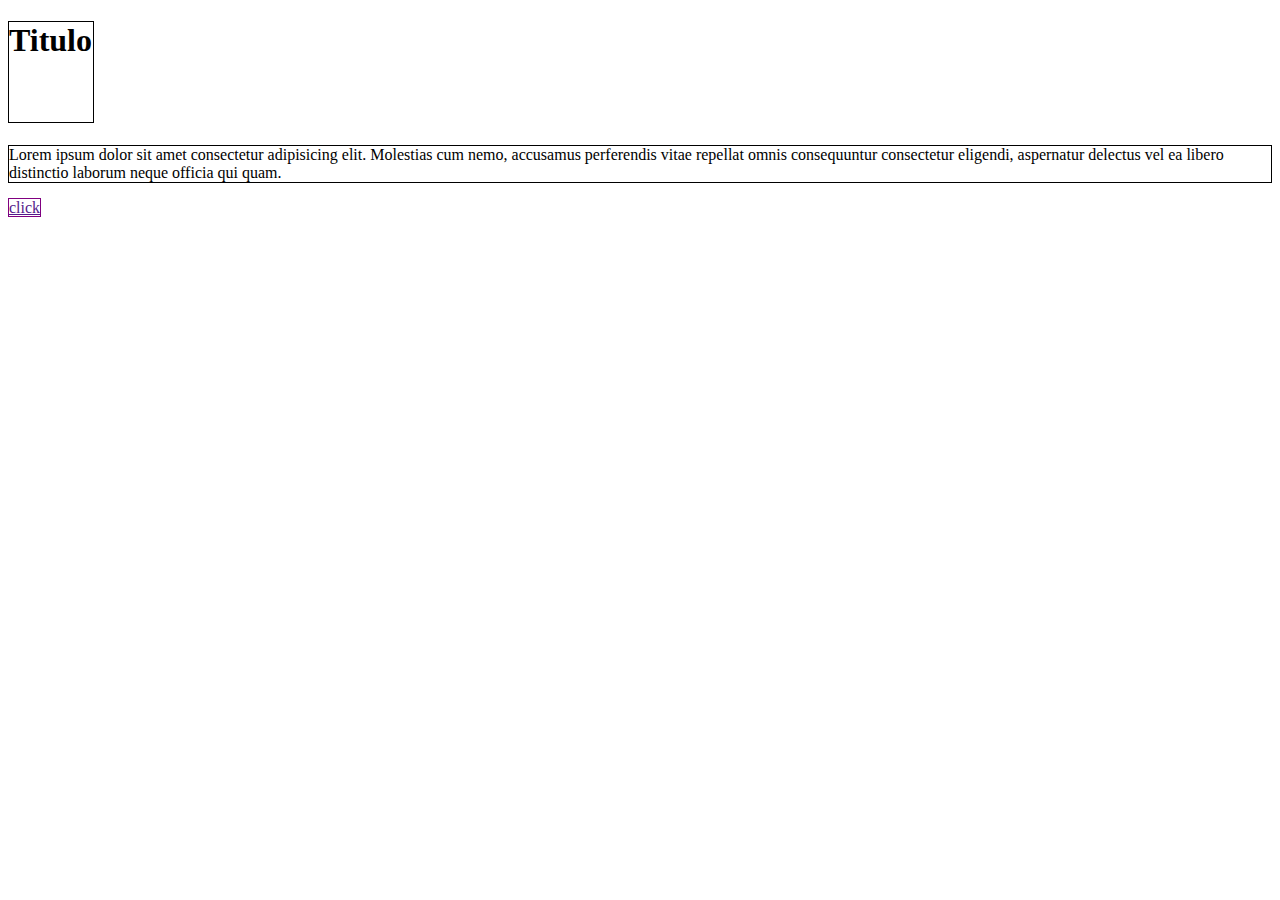
<file: 02_BoxModel/index.html>
<!DOCTYPE html>
<html lang="en">
<head>
    <meta charset="UTF-8">
    <link rel="stylesheet" href="Boxmodel.css">
    <title>Box Model</title>
</head>
<body>
    <h1>Titulo</h1>
    <p>Lorem ipsum dolor sit amet consectetur adipisicing elit. Molestias cum nemo, accusamus perferendis vitae repellat omnis consequuntur consectetur eligendi, aspernatur delectus vel ea libero distinctio laborum neque officia qui quam.</p>
    <a href="">click</a>
    
</body>
</html>
</file>
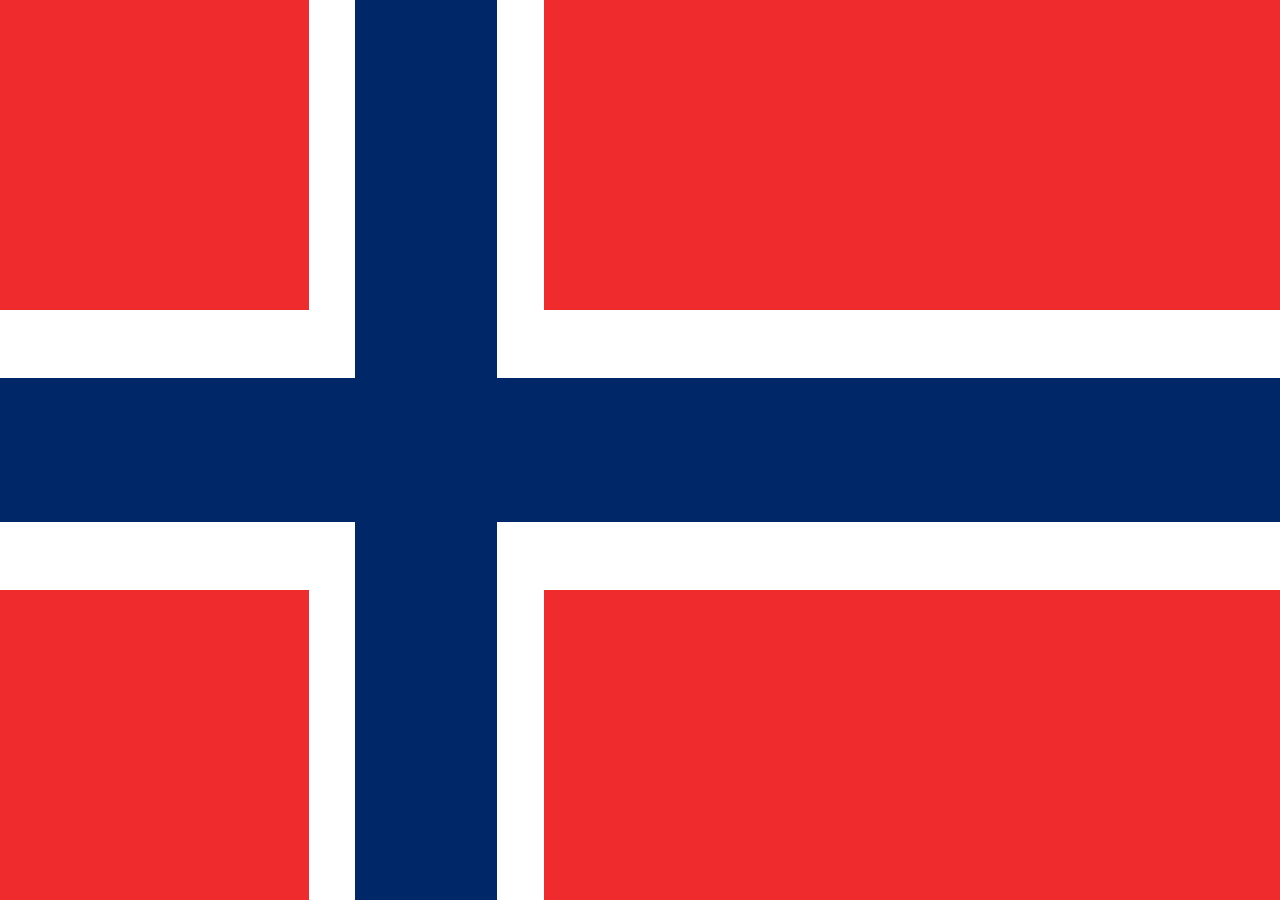
<file: Challenge3FlexBox/index.html>
<!DOCTYPE html>
<html lang="en">
<head>
    <meta charset="UTF-8">
    <link rel="stylesheet" href="styles.css">
    <title>Bandera de Noruega</title>
</head>
<body>
    <div class="padre">
        <div class="hijos">
            <div class="nietos"></div>
        </div>
        <div class="hijo2">
            <div class="nieto2"></div>
        </div>
    </div>

    <div class="madre">
        <div class="hijas">
            <div class="nieta"></div>
        </div>
        <div class="hija2">
            <div class="nieta2"></div>
        </div>
    </div>
</body>
</html>
</file>
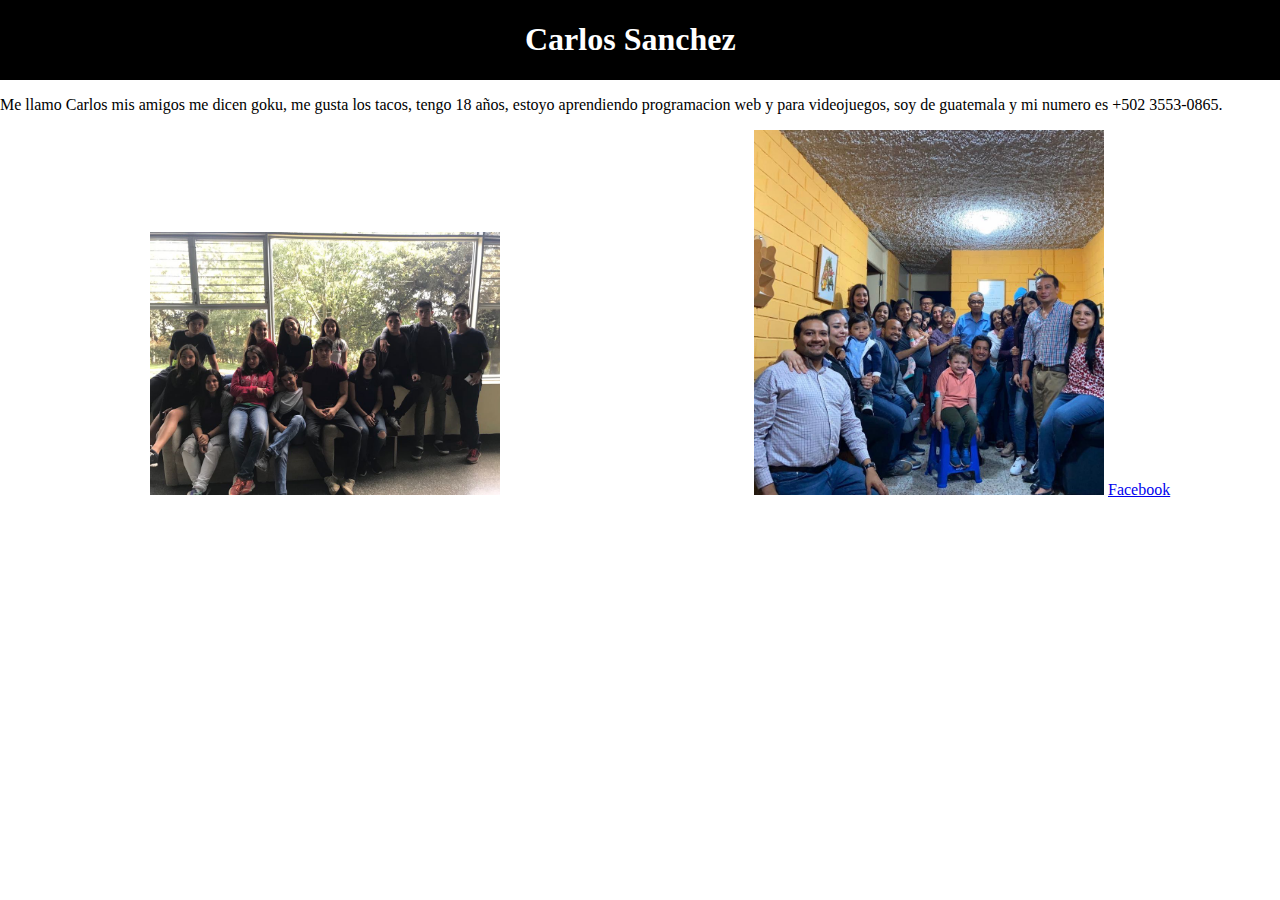
<file: Challenge/indexx.html>
<!DOCTYPE html>
<html lang="en">
<head>
    <meta charset="UTF-8">
    <link rel="stylesheet" href="Styless.css">
    <meta name="viewport" content="width=device-width, initial-scale=1.0">
    <title>Pagina Personal</title>
</head>
<body>
    <header class="Header"><h1>Carlos Sanchez</h1></header>
    <p>Me llamo Carlos mis amigos me dicen goku, me gusta los tacos, tengo 18 años, estoyo aprendiendo programacion web y para videojuegos, soy de guatemala y mi numero es +502 3553-0865.</p>
    <img class="img1" src="./imagen1.JPG" alt="Imagen con unos amigos">
    <img class="img2" src="./imagen2.JPG" alt="Imagen con mi familia pero no muy que me veo">
    <a href="https://www.facebook.com">Facebook</a>

</body>


</html>
</file>
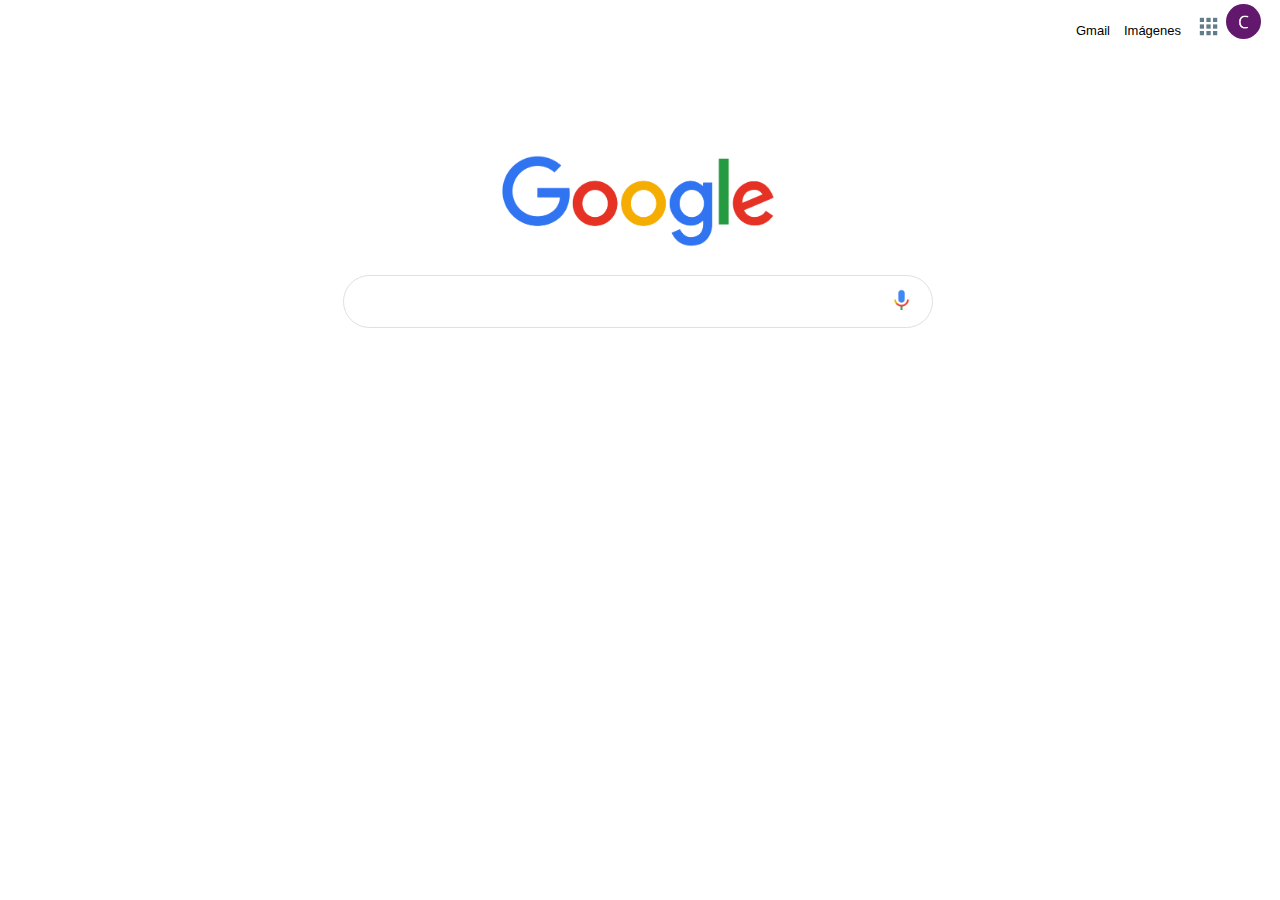
<file: Challenge2/google.html>
<!DOCTYPE html>
<html lang="en">
<head>
    <meta charset="UTF-8">
    <link rel="stylesheet" href="Styles.css">
    <title>Google</title>
</head>
<body>
    <nav>
        
        <div class="gi" >
            <div class="gmail" >
                <a class="gmailA" href="https://www.google.com/intl/es-419/gmail/about/#">Gmail</a>
            </div>
            <div class="imagenes" >
                <a class="imagenesA" href="https://www.google.com.gt/imghp?hl=es-419&tab=wi&ogbl">Imágenes</a>
            </div>
        </div>

        <div class="imgs" >
            <div class="cuadritos" >
                <a href=""><img class="cuadritosimg" src="iconoscuadro.png" alt=""></a>
            </div>
            <div class="perfil" >
                <a href=""><img class="userimg" src="userphoto.png" alt=""></a>
            </div>
        </div>
        
    </nav>

    <main>
        <section>
            <img class="GOOGLE" src="GoogleLogo.png" alt="">
        </section>
        <div class="divsearch" >
            <input class="buscador" type="search">
        </div>
        <div class="lupa" >
        </div>
        <div class="siri" >
            <img class="siriimg" src="voicesearch.png" alt="">
        </div>
    </main>
</body>
</html>
</file>
<file: 02_BoxModel/Boxmodel.css>
h1{
    border: solid 1px black;
    width: 84px;
    height: 100px;
    

}

p{
    border: solid 1px black;
}

a{
    border: solid 1px purple;
    width: 1000px;
}
</file>
<file: Challenge3FlexBox/styles.css>
body{
    margin: 0px;
    padding: 0px;
    display: flex;
}
.padre{
    /* border: solid 1px black; */
    width: 35vw;
    height: 100vh;
    display: flex;
    flex-direction: column;
    align-items: flex-start;
    justify-content: space-between;
    background-color: #002868;
}

.hijos{
    /* border: solid 2px blue; */
    width: 99%;
    height: 42%;
    display: flex;
    flex-direction: column;
    align-items: flex-start;    
    background-color: #FFFFFF;

}

.nietos{
    
    /* border: solid 1px black; */
    width: 87%;
    height: 82%;
    background-color: #EF2B2D;
}

.hijo2{
    width: 99%;
    height: 42%;
    display: flex;
    flex-direction: column;
    align-items: flex-start;    
    justify-content: flex-end;
    background-color: #FFFFFF;
}

.nieto2{
    /* border: solid 1px black; */
    width: 87%;
    height: 82%;
    background-color: #EF2B2D;
}


.madre{
    /* border: solid 1px black; */
    width: 90vw;
    height: 100vh;
    display: flex;
    flex-direction: column;
    align-items: flex-end;
    justify-content: space-between;
    background-color: #002868;
}

.hijas{
    /* border: solid 1px blue; */
    width: 85%;
    height: 42%;
    display: flex;
    flex-direction: column;
    align-items: flex-end;
    background-color: #FFFFFF;
}

.nieta{
    /* border: solid 1px black; */
    width: 94%;
    height: 82%;
    background-color: #EF2B2D;

}

.hija2{
    width: 85%;
    height: 42%;
    display: flex;
    flex-direction: column;
    align-items: flex-end;
    justify-content: flex-end;
    background-color: #FFFFFF;
}

.nieta2{
    /* border: solid 1px black; */
    width: 94%;
    height: 82%;    
    background-color: #EF2B2D;

}
</file>
<file: Challenge/Styless.css>
.Header{
    background-color: black;
    width: 100%;
    height: 80px;
    display: flex;
    justify-content: space-between;
    text-align: center;
}
body{
    margin: 0px;
}
h1{
    color:white;
    margin-left: 525px;
}

.img1{
    width: 350px;
    margin-left: 150px;
    
}
.img2{
    width: 350px;
    margin-left: 250px;
}
</file>
<file: Challenge2/Styles.css>
/* border: solid 1px black;
    margin-top: 20px;
    margin-left: 1100px;
    width: 169px; */

body{
    margin: 0px;
}

.gi{

    display: inline-block;
    /* border: solid 1px black; */
    margin: 21px 0px 0px 1075px;
    width: 111px;
    
}
    
.gmail{

    display: inline;
    /* border: solid 1px black; */
    margin-left: 1px;
    

}

.imagenes{

    display: inline;
    /* border: solid 1px black; */
    margin-left: 10px;
}

.gmailA{
    color: black;
    font-family: arial,sans-serif;
    font-size: 13px;
    text-decoration: none;
   
}

.imagenesA{
    color: black;
    font-family: arial,sans-serif;
    font-size: 13px;
    text-decoration: none;
    
}

.imgs{

    /* border: solid 1px black; */
    width: 71px;
    margin: -45px 0px 0px 1195px;
}

.cuadritos{
    display: inline-block;
    /* border: solid 1px black; */
    margin-left: 1px;
}

.cuadritosimg{

    width: 25px;
}

.perfil{
    display: inline-block;
    /* border: solid 1px black; */
    margin-left: 1px;
    margin-top: 10px;
}

.userimg{
    width: 35px;
    border-radius: 25px;
}






.GOOGLE{

    /* border: solid 1px black; */
    width: 275px;
}

main{

    margin: 112px 100px 400px 500px}

.buscador{
    width: 590px;
    border: solid 0.5px rgb(224, 224, 224);
    margin-bottom:20px;
    margin-left: 5px;
    padding-top:15px;
    padding-bottom:20px;
    padding-left:5px;
    border-radius:10px 10px 10px 10px ;
    -moz-border-radius:50px 40 50 50 ;
    -webkit-border-radius:40px 40px 40px 40px;
    font-family:Arial;
    font-size:14px;
    /* flex: 1;
    display: flex;
    cursor:pointer;
    position:relative;  */
    /* background: rgb(239, 236, 241);
    padding: 5px 8px 0 16px;
    padding-left: 14px;  */
    /* display:block;
float:left;
padding:0;
margin:0;
position:relative; 
background: #777;
border:none;
cursor:pointer;
color:#EEE;
/* text-shadow:0px -1px 0px #000;
-moz-text-shadow:0px -1px 0px #000;
-webkit-text-shadow:0px -1px 0px #000;
font-family:Arial !important;
width:870px;
height:40px;
font-size:14px;
font-family:Arial; */

}

.divsearch{
    margin-left: -162px;
    margin-top: 24px;
}

.siri{
    margin-left: 389px;
    margin-top: -60px;
}

.siriimg{
    width: 25px;
}
</file>
